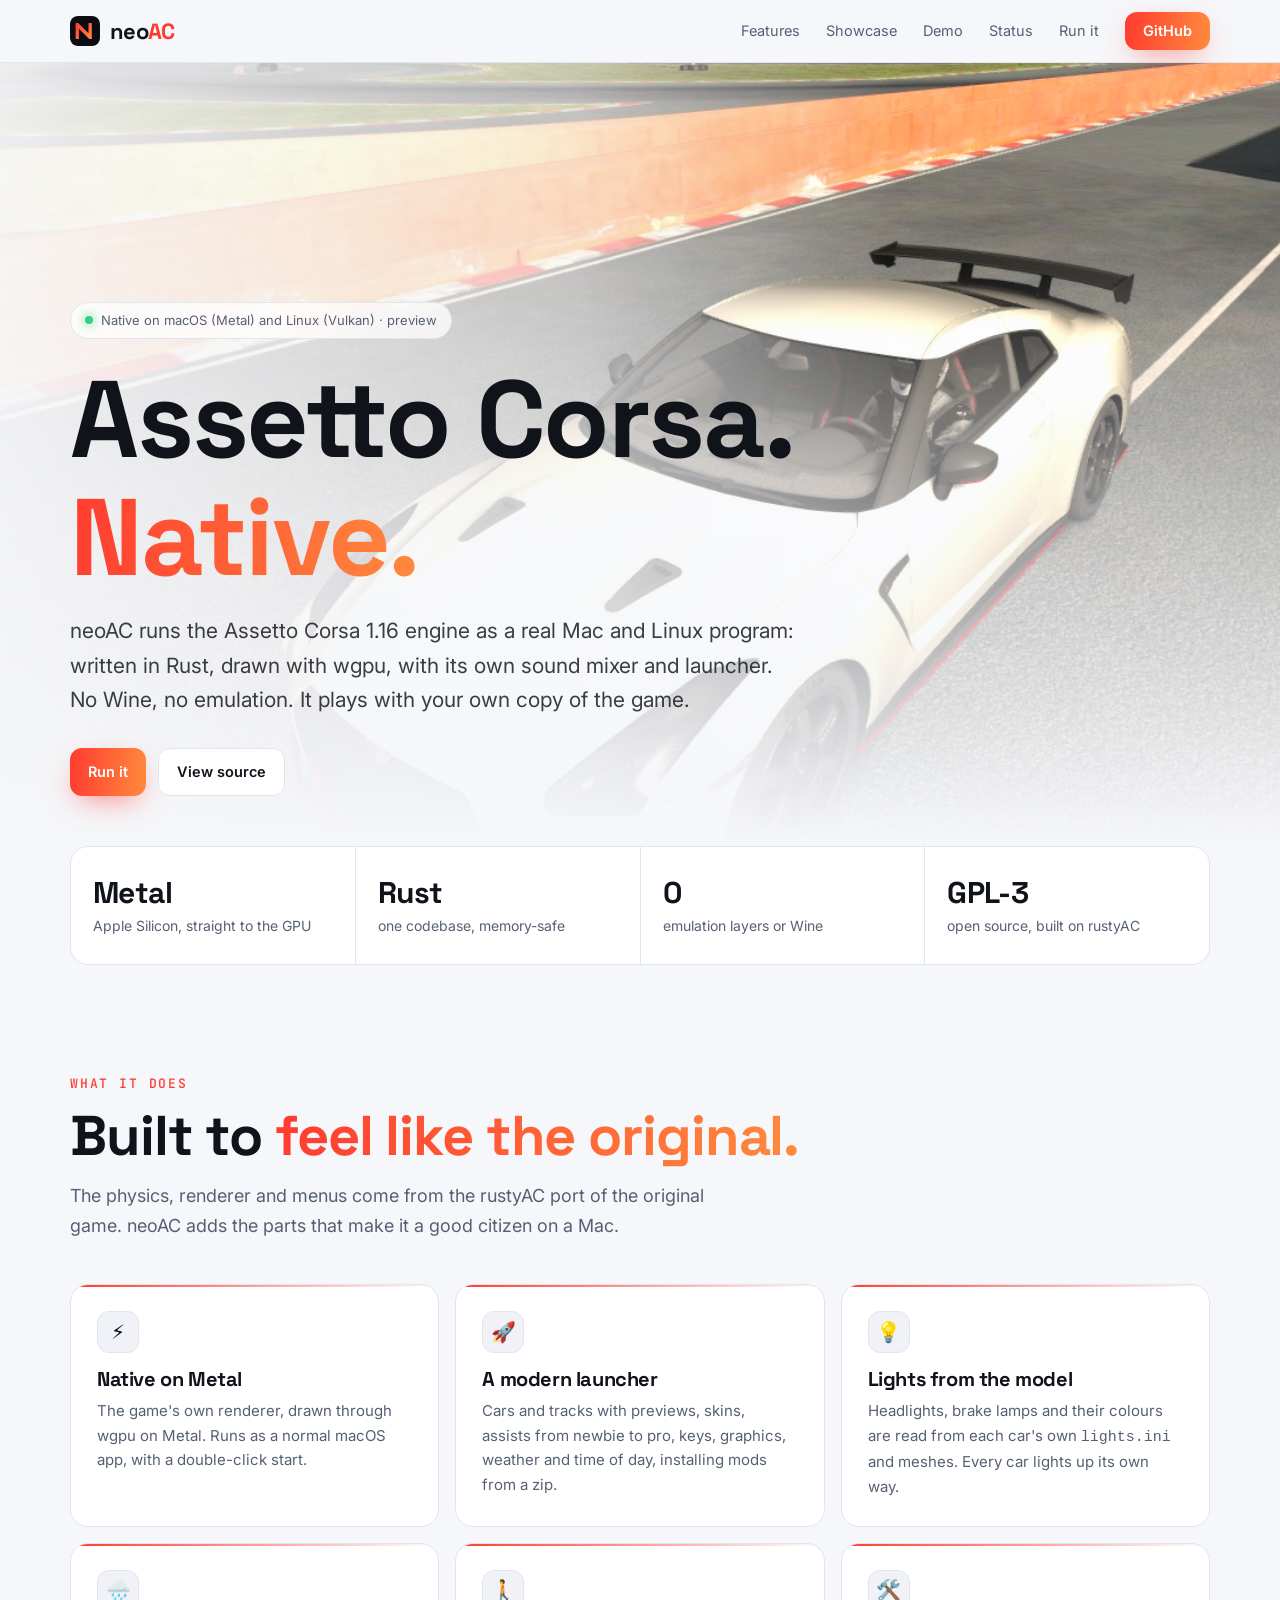
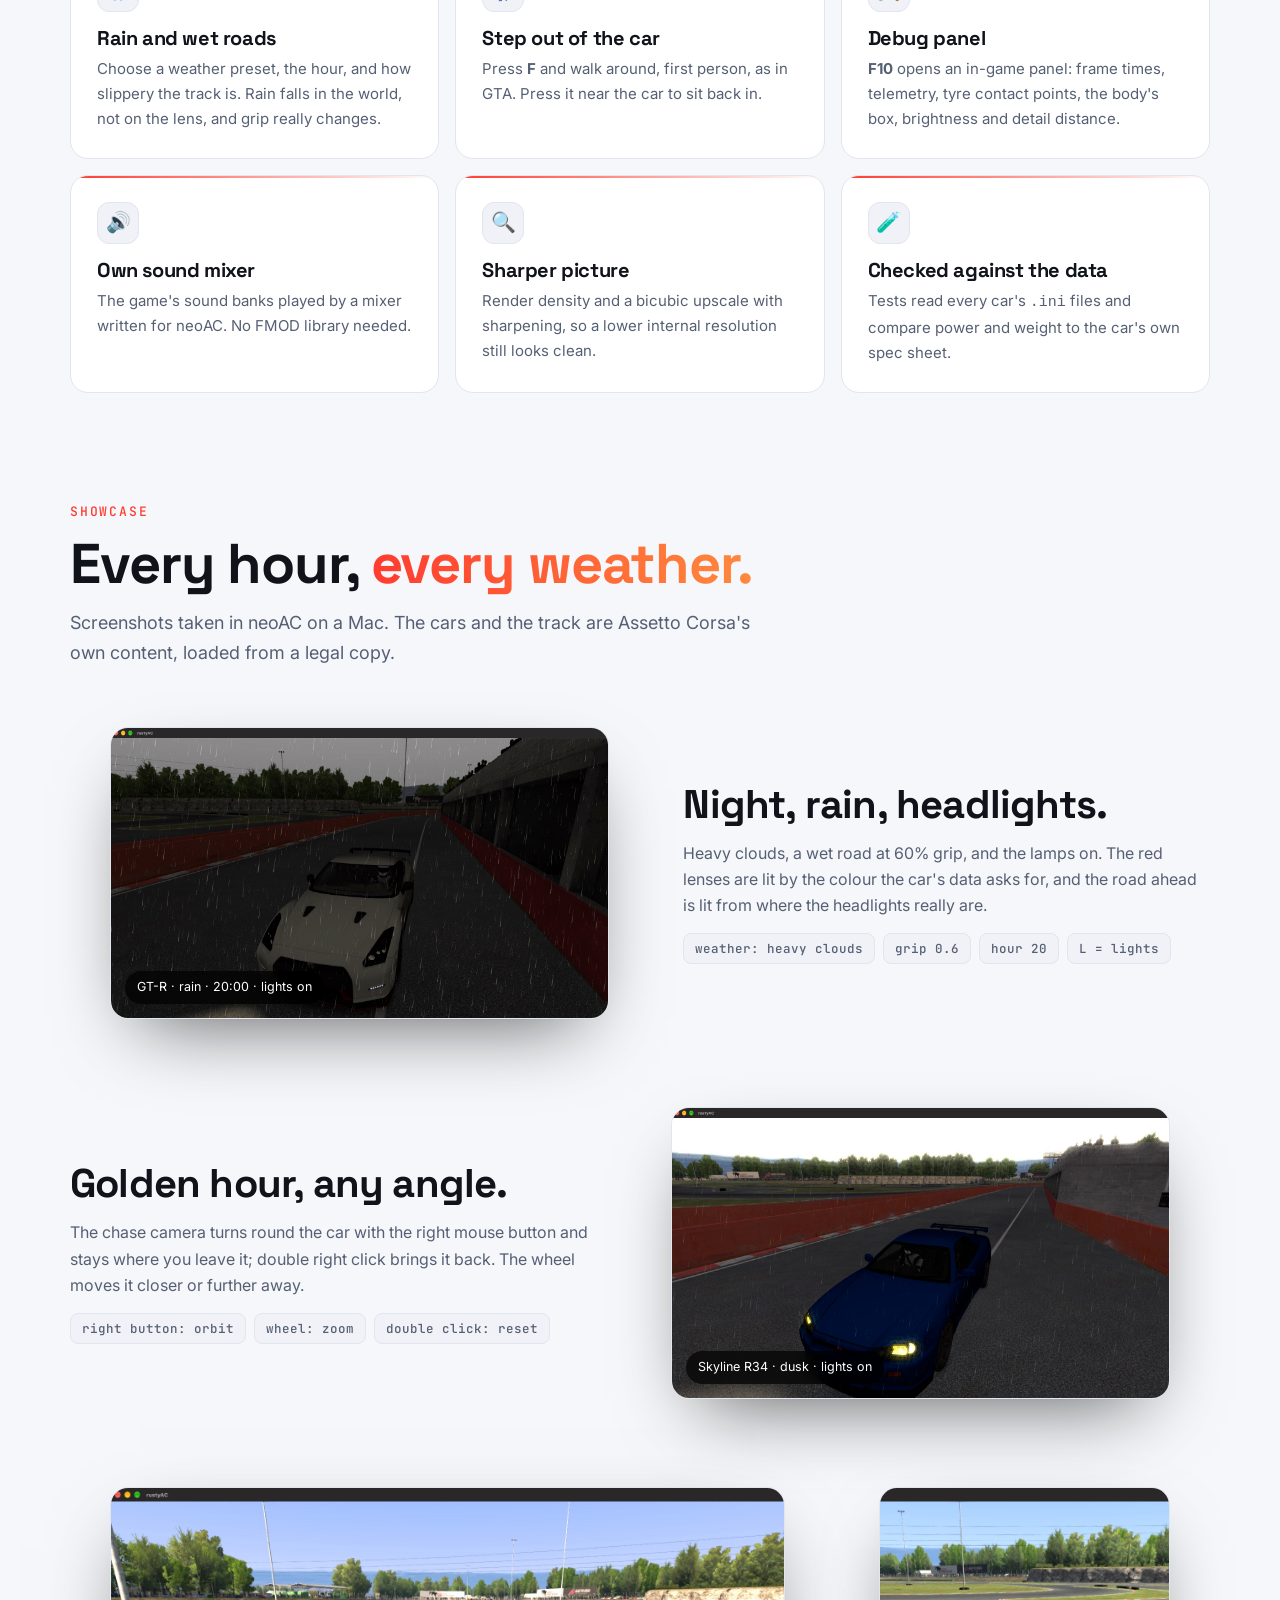
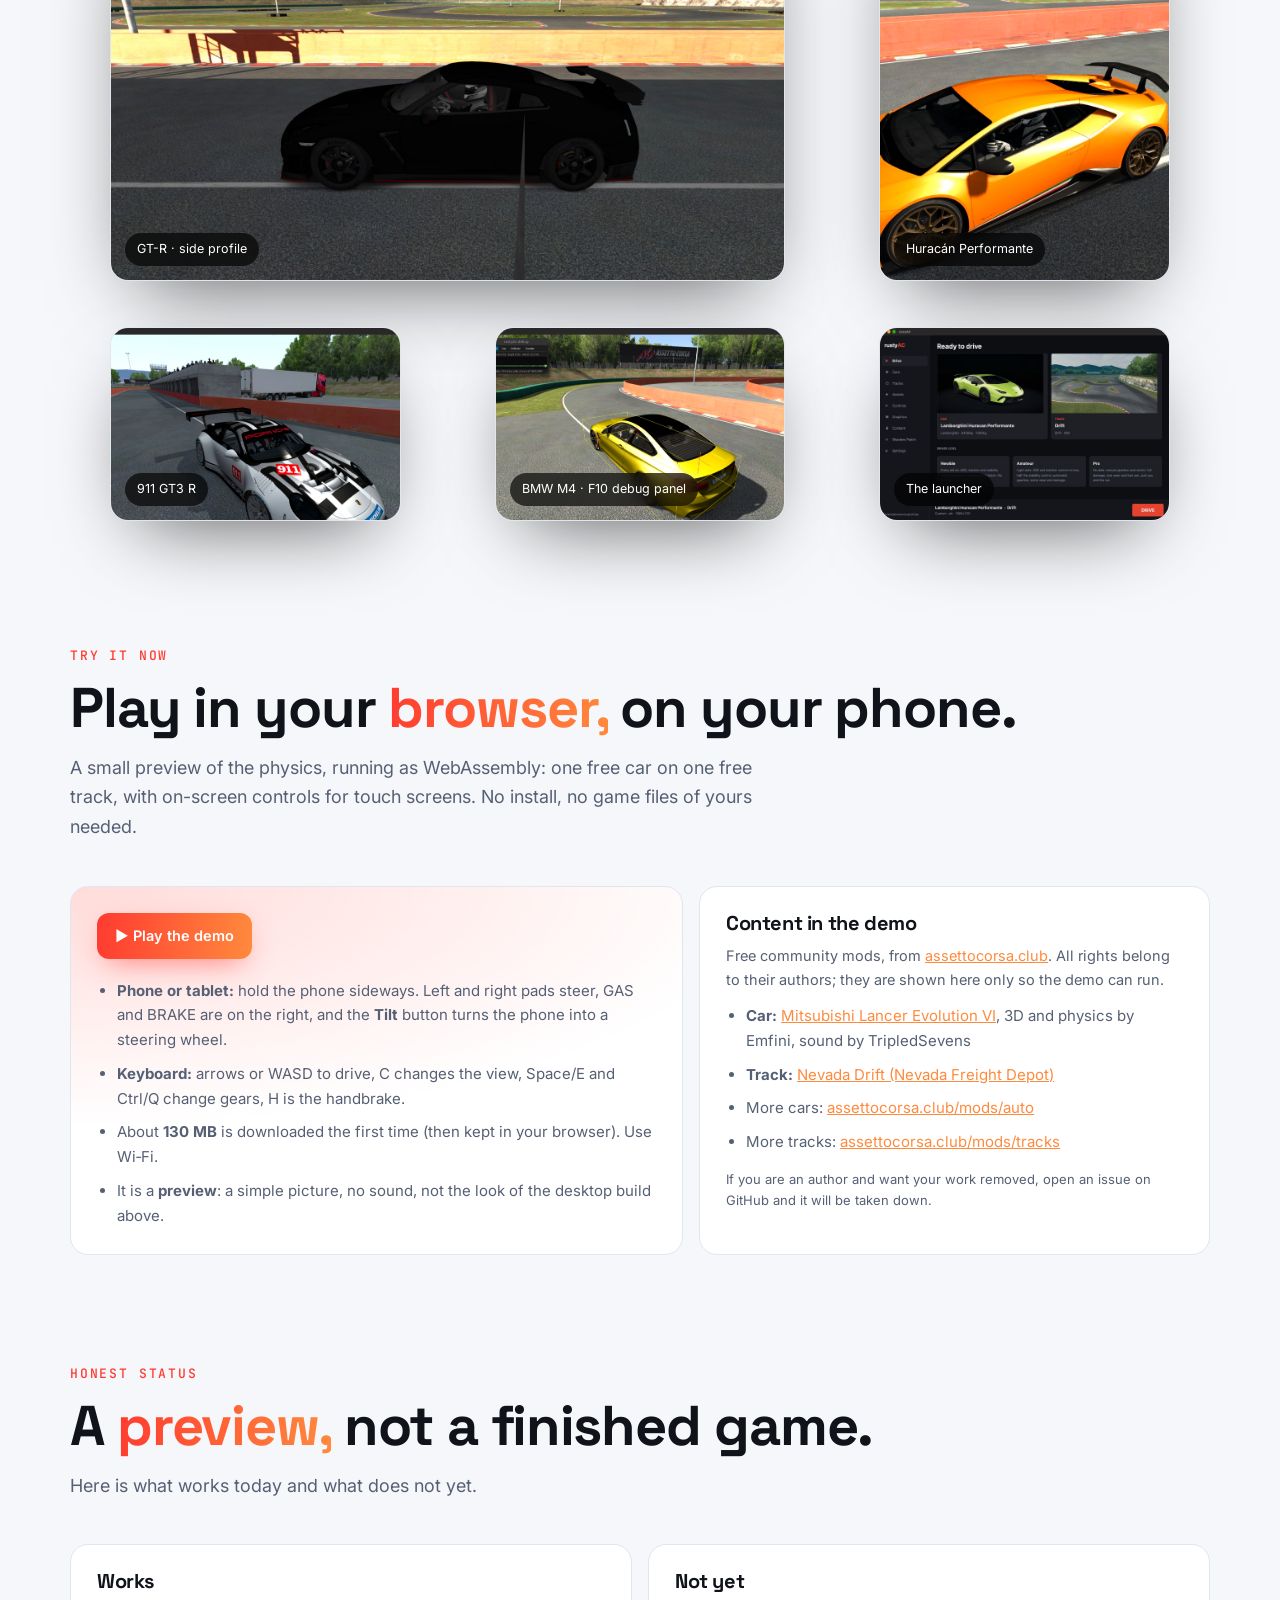
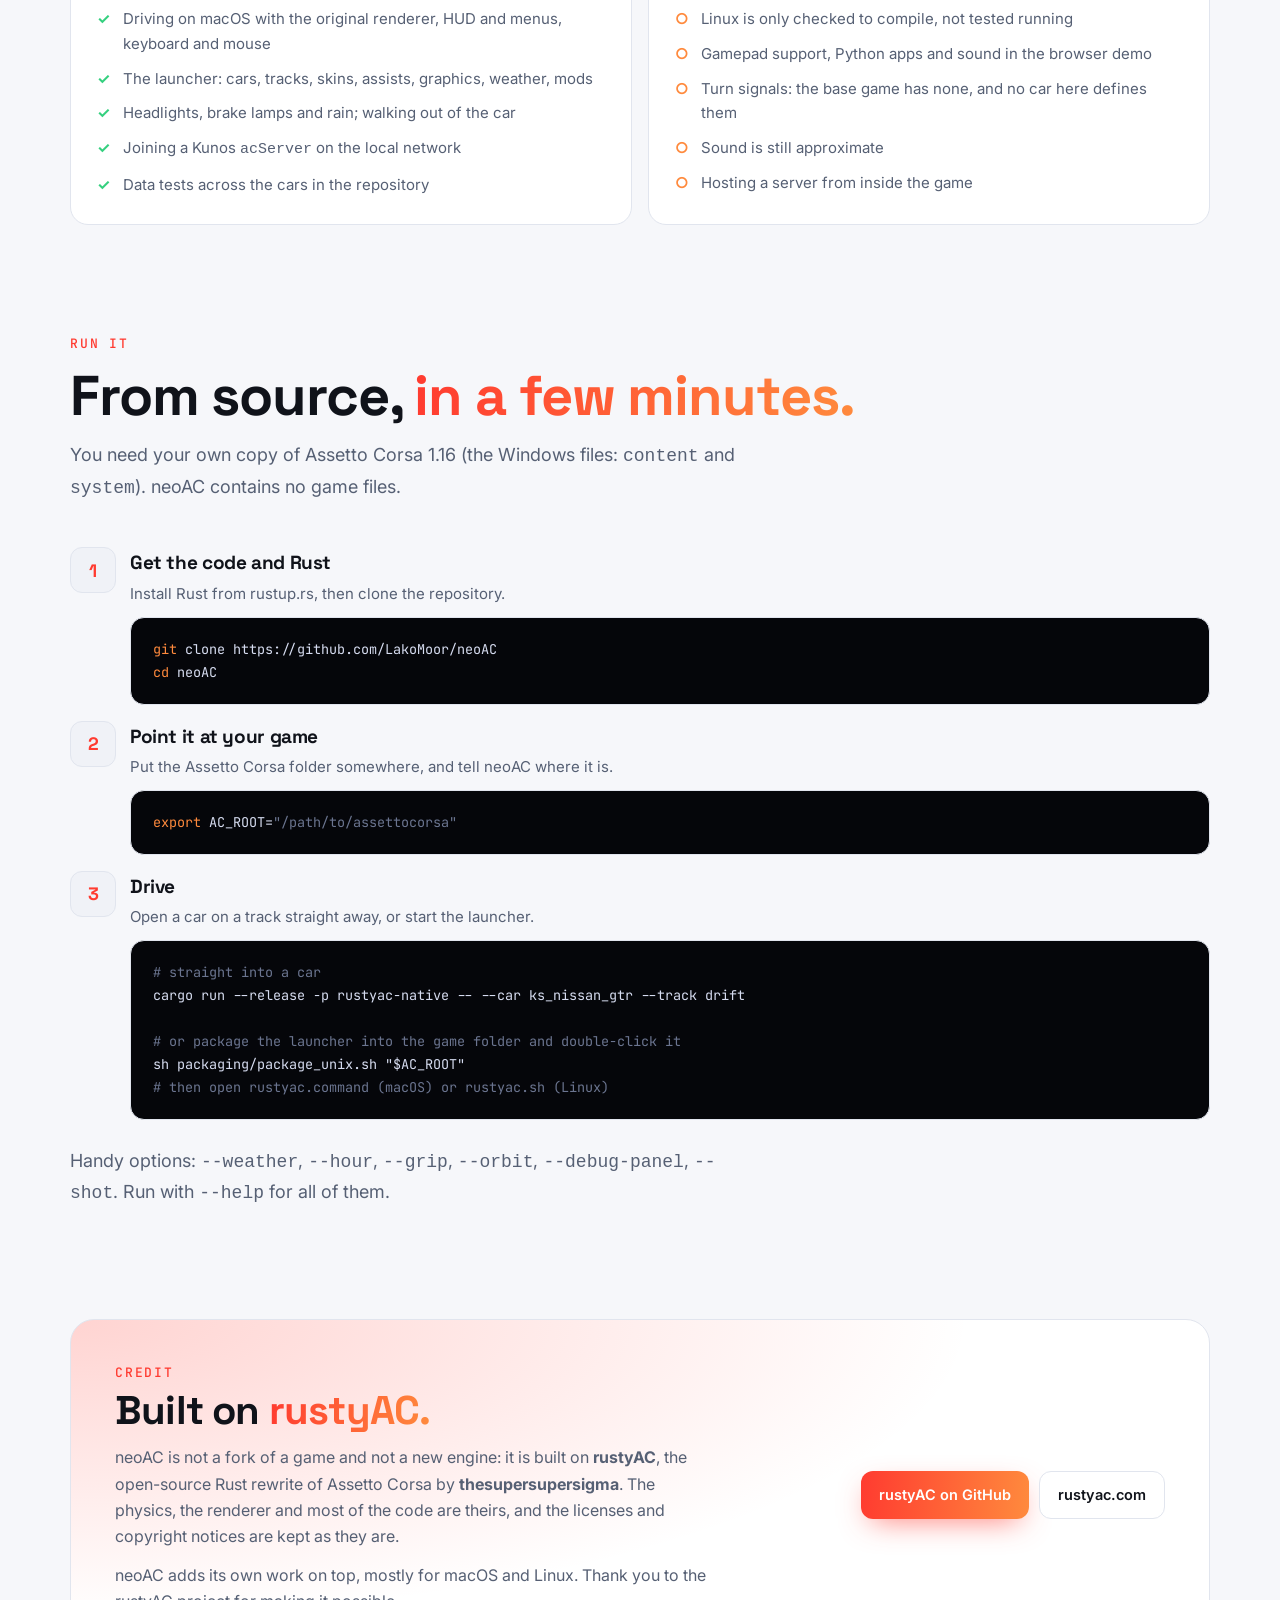
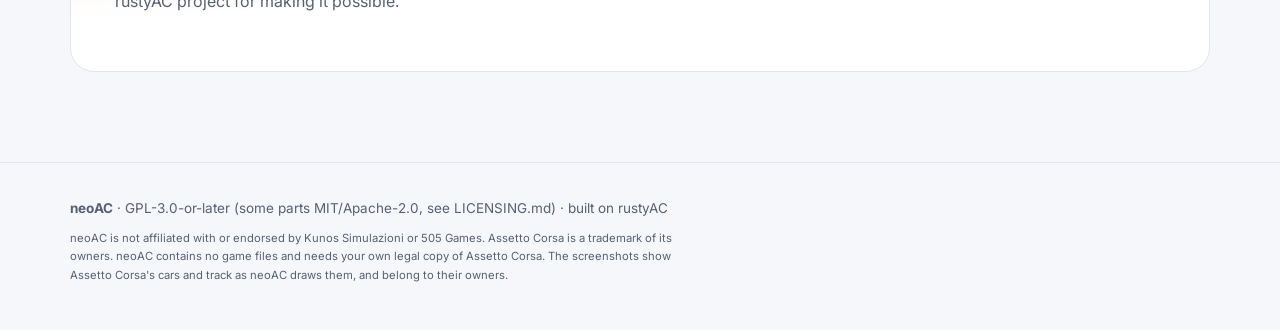
<file: site/index.html>
<!doctype html>
<html lang="en">
<head>
<meta charset="utf-8">
<meta name="viewport" content="width=device-width, initial-scale=1">
<title>neoAC — Assetto Corsa, native on Mac and Linux</title>
<meta name="description" content="neoAC runs the Assetto Corsa 1.16 engine natively on macOS (Metal) and Linux (Vulkan), written in Rust. Built on rustyAC.">
<meta property="og:title" content="neoAC — Assetto Corsa, native on Mac and Linux">
<meta property="og:description" content="Rust, wgpu, Metal. A native Assetto Corsa build with its own launcher, sound mixer and lighting. Built on rustyAC.">
<meta property="og:image" content="img/hero.jpg">
<link rel="icon" type="image/svg+xml" href="favicon.svg">
<link rel="preconnect" href="https://fonts.googleapis.com">
<link rel="preconnect" href="https://fonts.gstatic.com" crossorigin>
<link href="https://fonts.googleapis.com/css2?family=Inter:wght@400;500;600&family=Space+Grotesk:wght@500;700&family=JetBrains+Mono:wght@400;500&display=swap" rel="stylesheet">
<style>
:root{
  --bg:#07080b; --panel:#0f1117; --panel2:#151821; --line:#232734; --text:#e9ecf3; --mute:#9aa3b5;
  --accent:#ff3b30; --accent2:#ff8a3d; --ok:#35d07f;
  --radius:18px; --maxw:1180px;
}
@media (prefers-color-scheme: light){
  :root:not([data-theme="dark"]){--bg:#f6f7fa;--panel:#fff;--panel2:#f0f2f7;--line:#e1e5ee;--text:#10131a;--mute:#566074}
}
:root[data-theme="light"]{--bg:#f6f7fa;--panel:#fff;--panel2:#f0f2f7;--line:#e1e5ee;--text:#10131a;--mute:#566074}
*{box-sizing:border-box}
html{scroll-behavior:smooth}
body{margin:0;background:var(--bg);color:var(--text);font:16px/1.65 Inter,system-ui,sans-serif;-webkit-font-smoothing:antialiased}
a{color:inherit}
.wrap{max-width:var(--maxw);margin:0 auto;padding:0 20px}
h1,h2,h3{font-family:"Space Grotesk",Inter,sans-serif;line-height:1.08;margin:0;letter-spacing:-.02em}
.grad{background:linear-gradient(95deg,var(--accent),var(--accent2));-webkit-background-clip:text;background-clip:text;color:transparent}

/* nav */
nav{position:fixed;inset:0 0 auto 0;z-index:30;background:var(--bg);border-bottom:1px solid var(--line)}
nav .wrap{display:flex;align-items:center;height:62px;gap:28px}
.logo{font:700 22px "Space Grotesk";text-decoration:none;letter-spacing:-.03em;display:inline-flex;align-items:center;gap:10px}
.logo img{border-radius:8px}
.logo b{color:var(--accent)}
nav .links{display:flex;align-items:center;gap:26px;margin-left:auto;font-size:14.5px;line-height:1;color:var(--mute)}
nav .links a{text-decoration:none;display:inline-flex;align-items:center;height:40px}
nav .links a.btn{height:auto;line-height:1;padding:12px 18px}
nav .links a:hover{color:var(--text)}
.btn{display:inline-flex;align-items:center;gap:9px;padding:11px 18px;border-radius:12px;font-weight:600;font-size:14.5px;text-decoration:none;border:1px solid var(--line);background:var(--panel);transition:.2s}
.btn:hover{transform:translateY(-1px);border-color:color-mix(in srgb,var(--accent) 60%,var(--line))}
.btn.primary{background:linear-gradient(95deg,var(--accent),var(--accent2));border:0;color:#fff;box-shadow:0 10px 30px -10px color-mix(in srgb,var(--accent) 70%,transparent)}
@media(max-width:760px){nav .links a:not(.btn){display:none}}

/* hero */
.hero{position:relative;min-height:min(100svh,880px);display:flex;align-items:flex-end;overflow:hidden;isolation:isolate}
.hero img.bg{position:absolute;inset:0;width:100%;height:100%;object-fit:cover;object-position:center 70%;z-index:-2;transform:scale(1.25);transform-origin:0% 80%;animation:none}
@keyframes drift{to{transform:scale(1.12) translate(-1.2%,-1%)}}
.hero::after{content:"";position:absolute;inset:0;z-index:-1;background:linear-gradient(to top,var(--bg) 4%,color-mix(in srgb,var(--bg) 55%,transparent) 42%,transparent 75%),linear-gradient(to right,color-mix(in srgb,var(--bg) 92%,transparent),color-mix(in srgb,var(--bg) 55%,transparent) 45%,transparent 70%)}
.hero .wrap{width:100%;padding-bottom:84px;padding-top:140px}
.hero{padding-top:62px}
.pill{display:inline-flex;gap:8px;align-items:center;padding:7px 14px;border-radius:99px;border:1px solid var(--line);background:color-mix(in srgb,var(--panel) 75%,transparent);font-size:13px;color:var(--mute);backdrop-filter:blur(8px)}
.dot{width:8px;height:8px;border-radius:50%;background:var(--ok);box-shadow:0 0 12px var(--ok)}
.hero h1{font-size:clamp(46px,8.5vw,112px);margin:22px 0 18px;max-width:11ch}
.hero p.lead{font-size:clamp(17px,2vw,21px);color:color-mix(in srgb,var(--text) 82%,transparent);max-width:56ch;margin:0 0 30px}
.cta{display:flex;gap:12px;flex-wrap:wrap}

/* stats */
.stats{display:grid;grid-template-columns:repeat(4,1fr);gap:1px;background:var(--line);border:1px solid var(--line);border-radius:var(--radius);overflow:hidden;margin-top:-34px;position:relative;z-index:2}
.stats div{background:var(--panel);padding:26px 22px}
.stats b{display:block;font:700 30px "Space Grotesk";letter-spacing:-.02em}
.stats span{color:var(--mute);font-size:14px}
@media(max-width:760px){.stats{grid-template-columns:repeat(2,1fr)}}

section{padding:110px 0 0}
.eyebrow{font:500 13px "JetBrains Mono";letter-spacing:.14em;text-transform:uppercase;color:var(--accent)}
h2{font-size:clamp(32px,5vw,56px);margin:14px 0 14px}
.sub{color:var(--mute);max-width:62ch;font-size:18px;margin:0 0 44px}

/* features */
.grid{display:grid;grid-template-columns:repeat(3,1fr);gap:16px}
@media(max-width:960px){.grid{grid-template-columns:repeat(2,1fr)}}
@media(max-width:620px){.grid{grid-template-columns:1fr}}
.card{background:var(--panel);border:1px solid var(--line);border-radius:var(--radius);padding:26px;position:relative;overflow:hidden;transition:.25s}
.card:hover{transform:translateY(-3px);border-color:color-mix(in srgb,var(--accent) 45%,var(--line))}
.card::before{content:"";position:absolute;inset:0 0 auto 0;height:2px;background:linear-gradient(90deg,var(--accent),transparent)}
.ic{width:42px;height:42px;border-radius:12px;display:grid;place-items:center;background:var(--panel2);border:1px solid var(--line);margin-bottom:16px;font-size:20px}
.card h3{font-size:20px;margin-bottom:8px}
.card p{margin:0;color:var(--mute);font-size:15px}

/* showcase */
.show{display:grid;grid-template-columns:1.1fr 1fr;gap:34px;align-items:center}
@media(max-width:900px){.show{grid-template-columns:1fr}}
.show.rev{grid-template-columns:1fr 1.1fr}
@media(max-width:900px){.show.rev{grid-template-columns:1fr}}
.shot{border-radius:var(--radius);overflow:hidden;border:1px solid var(--line);box-shadow:0 30px 80px -30px #000a;cursor:zoom-in;position:relative;background:var(--panel)}
.shot img{display:block;width:100%;height:auto;transition:transform .6s}
.shot:hover img{transform:scale(1.03)}
.shot figcaption{position:absolute;left:14px;bottom:14px;padding:6px 12px;border-radius:99px;background:#000a;backdrop-filter:blur(8px);color:#fff;font-size:12.5px}
.show h3{font-size:clamp(26px,3.4vw,40px);margin-bottom:14px}
.show p{color:var(--mute);margin:0 0 14px}
.tags{display:flex;gap:8px;flex-wrap:wrap;margin-top:6px}
.tags span{font:500 12.5px "JetBrains Mono";padding:6px 11px;border-radius:8px;background:var(--panel2);border:1px solid var(--line);color:var(--mute)}

/* gallery */
.gal{display:grid;grid-template-columns:repeat(12,1fr);gap:14px}
.gal .shot:nth-child(1){grid-column:span 8}
.gal .shot:nth-child(2){grid-column:span 4}
.gal .shot:nth-child(3){grid-column:span 4}
.gal .shot:nth-child(4){grid-column:span 4}
.gal .shot:nth-child(5){grid-column:span 4}
.gal .shot img{height:100%;object-fit:cover}
@media(max-width:800px){.gal .shot{grid-column:span 12!important}}

/* demo */
.demo{display:grid;grid-template-columns:1.2fr 1fr;gap:16px}
@media(max-width:900px){.demo{grid-template-columns:1fr}}
.demo-main,.demo-credit{background:var(--panel);border:1px solid var(--line);border-radius:var(--radius);padding:26px}
.demo-main{background:radial-gradient(700px 240px at 0 0,color-mix(in srgb,var(--accent) 18%,transparent),transparent),var(--panel)}
.demo-cta{display:flex;gap:10px;flex-wrap:wrap;margin-bottom:20px}
.demo ul{margin:0;padding-left:20px;color:var(--mute);font-size:15px;display:grid;gap:9px}
.demo-credit h3{font-size:20px;margin-bottom:10px}
.demo-credit p{color:var(--mute);font-size:14.5px;margin:0 0 12px}
.demo-credit a{color:var(--accent2)}
.demo-credit .note{margin:14px 0 0;font-size:13px}

/* status */
.status{display:grid;grid-template-columns:1fr 1fr;gap:16px}
@media(max-width:800px){.status{grid-template-columns:1fr}}
.box{background:var(--panel);border:1px solid var(--line);border-radius:var(--radius);padding:26px}
.box h3{font-size:20px;margin-bottom:14px}
.box ul{margin:0;padding:0;list-style:none;display:grid;gap:10px;color:var(--mute);font-size:15px}
.box li{padding-left:26px;position:relative}
.box li::before{position:absolute;left:0;top:0}
.box.ok li::before{content:"✓";color:var(--ok);font-weight:700}
.box.todo li::before{content:"○";color:var(--accent2);font-weight:700}

/* run */
pre{margin:0;background:#05060a;color:#d6dcf0;border:1px solid var(--line);border-radius:14px;padding:20px 22px;overflow:auto;font:400 13.5px/1.7 "JetBrains Mono",monospace}
pre .c{color:#6b7590}
pre .k{color:#ff8a3d}
.steps{display:grid;gap:16px;counter-reset:s}
.step{display:grid;grid-template-columns:44px minmax(0,1fr);gap:16px}
.step>div{min-width:0}
pre{max-width:100%}
html,body{overflow-x:hidden}
.step::before{counter-increment:s;content:counter(s);width:44px;height:44px;border-radius:12px;background:var(--panel2);border:1px solid var(--line);display:grid;place-items:center;font:700 18px "Space Grotesk";color:var(--accent)}
.step h3{font-size:19px;margin:6px 0 8px}
.step p{margin:0 0 10px;color:var(--mute);font-size:15px}

/* credit */
.credit{margin-top:110px;border-radius:calc(var(--radius) + 6px);padding:44px;background:radial-gradient(900px 300px at 0 0,color-mix(in srgb,var(--accent) 22%,transparent),transparent),var(--panel);border:1px solid var(--line);display:grid;grid-template-columns:1.4fr 1fr;gap:30px;align-items:center}
@media(max-width:800px){.credit{grid-template-columns:1fr;padding:28px}}
.credit h2{font-size:clamp(26px,3.6vw,40px);margin:8px 0 12px}
.credit p{color:var(--mute);margin:0 0 12px}
.credit .btns{display:flex;gap:10px;flex-wrap:wrap;justify-content:flex-end}
@media(max-width:800px){.credit .btns{justify-content:flex-start}}

footer{margin-top:90px;border-top:1px solid var(--line);padding:34px 0 60px;color:var(--mute);font-size:13.5px}
footer .wrap{display:grid;gap:10px}
footer small{max-width:90ch;display:block}

/* lightbox */
dialog{border:0;padding:0;background:transparent;max-width:96vw;max-height:94vh;overflow:visible}
dialog::backdrop{background:#000d;backdrop-filter:blur(6px)}
dialog img{max-width:96vw;max-height:90vh;border-radius:14px;display:block}
dialog button{position:absolute;top:-14px;right:-14px;width:38px;height:38px;border-radius:50%;border:0;background:#fff;color:#000;font-size:20px;cursor:pointer}

.reveal{opacity:0;transform:translateY(24px);transition:opacity .8s,transform .8s}
.reveal.in{opacity:1;transform:none}
@media(prefers-reduced-motion:reduce){.reveal{opacity:1;transform:none;transition:none}.hero img.bg{animation:none}}
</style>
</head>
<body>

<nav>
  <div class="wrap">
    <a class="logo" href="#top"><img src="logo.svg" alt="" width="30" height="30"><span>neo<b>AC</b></span></a>
    <div class="links">
      <a href="#features">Features</a>
      <a href="#showcase">Showcase</a>
      <a href="#demo">Demo</a>
      <a href="#status">Status</a>
      <a href="#run">Run it</a>
      <a class="btn primary" href="https://github.com/LakoMoor/neoAC">GitHub</a>
    </div>
  </div>
</nav>

<header class="hero" id="top">
  <img class="bg" src="img/hero.jpg" alt="A pearl-white Nissan GT-R in neoAC, three-quarter view on a sunlit track">
  <div class="wrap">
    <span class="pill"><i class="dot"></i> Native on macOS (Metal) and Linux (Vulkan) · preview</span>
    <h1>Assetto Corsa. <span class="grad">Native.</span></h1>
    <p class="lead">neoAC runs the Assetto Corsa 1.16 engine as a real Mac and Linux program: written in Rust, drawn with wgpu, with its own sound mixer and launcher. No Wine, no emulation. It plays with your own copy of the game.</p>
    <div class="cta">
      <a class="btn primary" href="#run">Run it</a>
      <a class="btn" href="https://github.com/LakoMoor/neoAC">View source</a>
    </div>
  </div>
</header>

<main class="wrap">
  <div class="stats reveal">
    <div><b>Metal</b><span>Apple Silicon, straight to the GPU</span></div>
    <div><b>Rust</b><span>one codebase, memory-safe</span></div>
    <div><b>0</b><span>emulation layers or Wine</span></div>
    <div><b>GPL-3</b><span>open source, built on rustyAC</span></div>
  </div>

  <section id="features">
    <div class="eyebrow">What it does</div>
    <h2 class="reveal">Built to <span class="grad">feel like the original.</span></h2>
    <p class="sub reveal">The physics, renderer and menus come from the rustyAC port of the original game. neoAC adds the parts that make it a good citizen on a Mac.</p>
    <div class="grid">
      <article class="card reveal"><div class="ic">⚡</div><h3>Native on Metal</h3><p>The game's own renderer, drawn through wgpu on Metal. Runs as a normal macOS app, with a double-click start.</p></article>
      <article class="card reveal"><div class="ic">🚀</div><h3>A modern launcher</h3><p>Cars and tracks with previews, skins, assists from newbie to pro, keys, graphics, weather and time of day, installing mods from a zip.</p></article>
      <article class="card reveal"><div class="ic">💡</div><h3>Lights from the model</h3><p>Headlights, brake lamps and their colours are read from each car's own <code>lights.ini</code> and meshes. Every car lights up its own way.</p></article>
      <article class="card reveal"><div class="ic">🌧️</div><h3>Rain and wet roads</h3><p>Choose a weather preset, the hour, and how slippery the track is. Rain falls in the world, not on the lens, and grip really changes.</p></article>
      <article class="card reveal"><div class="ic">🚶</div><h3>Step out of the car</h3><p>Press <b>F</b> and walk around, first person, as in GTA. Press it near the car to sit back in.</p></article>
      <article class="card reveal"><div class="ic">🛠️</div><h3>Debug panel</h3><p><b>F10</b> opens an in-game panel: frame times, telemetry, tyre contact points, the body's box, brightness and detail distance.</p></article>
      <article class="card reveal"><div class="ic">🔊</div><h3>Own sound mixer</h3><p>The game's sound banks played by a mixer written for neoAC. No FMOD library needed.</p></article>
      <article class="card reveal"><div class="ic">🔍</div><h3>Sharper picture</h3><p>Render density and a bicubic upscale with sharpening, so a lower internal resolution still looks clean.</p></article>
      <article class="card reveal"><div class="ic">🧪</div><h3>Checked against the data</h3><p>Tests read every car's <code>.ini</code> files and compare power and weight to the car's own spec sheet.</p></article>
    </div>
  </section>

  <section id="showcase">
    <div class="eyebrow">Showcase</div>
    <h2 class="reveal">Every hour, <span class="grad">every weather.</span></h2>
    <p class="sub reveal">Screenshots taken in neoAC on a Mac. The cars and the track are Assetto Corsa's own content, loaded from a legal copy.</p>

    <div class="show reveal">
      <figure class="shot" data-full="img/rain_night.jpg"><img loading="lazy" src="img/rain_night.jpg" alt="Nissan GT-R at night in heavy rain with headlights on"><figcaption>GT-R · rain · 20:00 · lights on</figcaption></figure>
      <div>
        <h3>Night, rain, headlights.</h3>
        <p>Heavy clouds, a wet road at 60% grip, and the lamps on. The red lenses are lit by the colour the car's data asks for, and the road ahead is lit from where the headlights really are.</p>
        <div class="tags"><span>weather: heavy clouds</span><span>grip 0.6</span><span>hour 20</span><span>L = lights</span></div>
      </div>
    </div>
    <div style="height:56px"></div>
    <div class="show rev reveal">
      <div>
        <h3>Golden hour, any angle.</h3>
        <p>The chase camera turns round the car with the right mouse button and stays where you leave it; double right click brings it back. The wheel moves it closer or further away.</p>
        <div class="tags"><span>right button: orbit</span><span>wheel: zoom</span><span>double click: reset</span></div>
      </div>
      <figure class="shot" data-full="img/r34_dusk.jpg"><img loading="lazy" src="img/r34_dusk.jpg" alt="Nissan Skyline R34 at dusk with its headlights on"><figcaption>Skyline R34 · dusk · lights on</figcaption></figure>
    </div>

    <div style="height:56px"></div>
    <div class="gal reveal">
      <figure class="shot" data-full="img/side.jpg"><img loading="lazy" src="img/side.jpg" alt="Side profile of a black Nissan GT-R"><figcaption>GT-R · side profile</figcaption></figure>
      <figure class="shot" data-full="img/huracan.jpg"><img loading="lazy" src="img/huracan.jpg" alt="Lamborghini Huracán Performante"><figcaption>Huracán Performante</figcaption></figure>
      <figure class="shot" data-full="img/gt3.jpg"><img loading="lazy" src="img/gt3.jpg" alt="Porsche 911 GT3 R from behind"><figcaption>911 GT3 R</figcaption></figure>
      <figure class="shot" data-full="img/m4_debug.jpg"><img loading="lazy" src="img/m4_debug.jpg" alt="BMW M4 with the F10 debug panel open"><figcaption>BMW M4 · F10 debug panel</figcaption></figure>
      <figure class="shot" data-full="img/launcher.jpg"><img loading="lazy" src="img/launcher.jpg" alt="The neoAC launcher with a Lamborghini and the Drift track selected"><figcaption>The launcher</figcaption></figure>
    </div>
  </section>

  <section id="demo">
    <div class="eyebrow">Try it now</div>
    <h2 class="reveal">Play in your <span class="grad">browser,</span> on your phone.</h2>
    <p class="sub reveal">A small preview of the physics, running as WebAssembly: one free car on one free track, with on-screen controls for touch screens. No install, no game files of yours needed.</p>
    <div class="demo reveal">
      <div class="demo-main">
        <div class="demo-cta">
          <a class="btn primary" href="demo/">▶ Play the demo</a>
        </div>
        <ul class="demo-list">
          <li><b>Phone or tablet:</b> hold the phone sideways. Left and right pads steer, GAS and BRAKE are on the right, and the <b>Tilt</b> button turns the phone into a steering wheel.</li>
          <li><b>Keyboard:</b> arrows or WASD to drive, C changes the view, Space/E and Ctrl/Q change gears, H is the handbrake.</li>
          <li>About <b>130 MB</b> is downloaded the first time (then kept in your browser). Use Wi‑Fi.</li>
          <li>It is a <b>preview</b>: a simple picture, no sound, not the look of the desktop build above.</li>
        </ul>
      </div>
      <div class="demo-credit">
        <h3>Content in the demo</h3>
        <p>Free community mods, from <a href="https://assettocorsa.club/">assettocorsa.club</a>. All rights belong to their authors; they are shown here only so the demo can run.</p>
        <ul>
          <li><b>Car:</b> <a href="https://assettocorsa.club/mods/auto/mitsubishi-lancer-evolution-vi.html">Mitsubishi Lancer Evolution VI</a>, 3D and physics by Emfini, sound by TripledSevens</li>
          <li><b>Track:</b> <a href="https://assettocorsa.club/mods/tracks/nevada-drift.html">Nevada Drift (Nevada Freight Depot)</a></li>
          <li>More cars: <a href="https://assettocorsa.club/mods/auto/">assettocorsa.club/mods/auto</a></li>
          <li>More tracks: <a href="https://assettocorsa.club/mods/tracks/index.html">assettocorsa.club/mods/tracks</a></li>
        </ul>
        <p class="note">If you are an author and want your work removed, open an issue on GitHub and it will be taken down.</p>
      </div>
    </div>
  </section>

  <section id="status">
    <div class="eyebrow">Honest status</div>
    <h2 class="reveal">A <span class="grad">preview,</span> not a finished game.</h2>
    <p class="sub reveal">Here is what works today and what does not yet.</p>
    <div class="status">
      <div class="box ok reveal"><h3>Works</h3><ul>
        <li>Driving on macOS with the original renderer, HUD and menus, keyboard and mouse</li>
        <li>The launcher: cars, tracks, skins, assists, graphics, weather, mods</li>
        <li>Headlights, brake lamps and rain; walking out of the car</li>
        <li>Joining a Kunos <code>acServer</code> on the local network</li>
        <li>Data tests across the cars in the repository</li>
      </ul></div>
      <div class="box todo reveal"><h3>Not yet</h3><ul>
        <li>Linux is only checked to compile, not tested running</li>
        <li>Gamepad support, Python apps and sound in the browser demo</li>
        <li>Turn signals: the base game has none, and no car here defines them</li>
        <li>Sound is still approximate</li>
        <li>Hosting a server from inside the game</li>
      </ul></div>
    </div>
  </section>

  <section id="run">
    <div class="eyebrow">Run it</div>
    <h2 class="reveal">From source, <span class="grad">in a few minutes.</span></h2>
    <p class="sub reveal">You need your own copy of Assetto Corsa 1.16 (the Windows files: <code>content</code> and <code>system</code>). neoAC contains no game files.</p>
    <div class="steps">
      <div class="step reveal"><div><h3>Get the code and Rust</h3><p>Install Rust from rustup.rs, then clone the repository.</p>
<pre><span class="k">git</span> clone https://github.com/LakoMoor/neoAC
<span class="k">cd</span> neoAC</pre></div></div>
      <div class="step reveal"><div><h3>Point it at your game</h3><p>Put the Assetto Corsa folder somewhere, and tell neoAC where it is.</p>
<pre><span class="k">export</span> AC_ROOT=<span class="c">"/path/to/assettocorsa"</span></pre></div></div>
      <div class="step reveal"><div><h3>Drive</h3><p>Open a car on a track straight away, or start the launcher.</p>
<pre><span class="c"># straight into a car</span>
cargo run --release -p rustyac-native -- --car ks_nissan_gtr --track drift

<span class="c"># or package the launcher into the game folder and double-click it</span>
sh packaging/package_unix.sh "$AC_ROOT"
<span class="c"># then open rustyac.command (macOS) or rustyac.sh (Linux)</span></pre></div></div>
    </div>
    <p class="sub reveal" style="margin-top:26px">Handy options: <code>--weather</code>, <code>--hour</code>, <code>--grip</code>, <code>--orbit</code>, <code>--debug-panel</code>, <code>--shot</code>. Run with <code>--help</code> for all of them.</p>
  </section>

  <aside class="credit reveal">
    <div>
      <div class="eyebrow">Credit</div>
      <h2>Built on <span class="grad">rustyAC.</span></h2>
      <p>neoAC is not a fork of a game and not a new engine: it is built on <b>rustyAC</b>, the open-source Rust rewrite of Assetto Corsa by <b>thesupersupersigma</b>. The physics, the renderer and most of the code are theirs, and the licenses and copyright notices are kept as they are.</p>
      <p>neoAC adds its own work on top, mostly for macOS and Linux. Thank you to the rustyAC project for making it possible.</p>
    </div>
    <div class="btns">
      <a class="btn primary" href="https://github.com/thesupersupersigma/rustyAC">rustyAC on GitHub</a>
      <a class="btn" href="https://rustyac.com">rustyac.com</a>
    </div>
  </aside>
</main>

<footer>
  <div class="wrap">
    <div><b>neoAC</b> · GPL-3.0-or-later (some parts MIT/Apache-2.0, see LICENSING.md) · built on rustyAC</div>
    <small>neoAC is not affiliated with or endorsed by Kunos Simulazioni or 505 Games. Assetto Corsa is a trademark of its owners. neoAC contains no game files and needs your own legal copy of Assetto Corsa. The screenshots show Assetto Corsa's cars and track as neoAC draws them, and belong to their owners.</small>
  </div>
</footer>

<dialog id="lb"><img alt=""><button aria-label="Close">×</button></dialog>
<script>
(function(){
  var lb=document.getElementById('lb'), img=lb.querySelector('img');
  document.querySelectorAll('.shot').forEach(function(f){
    f.addEventListener('click',function(){img.src=f.dataset.full||f.querySelector('img').src;img.alt=f.querySelector('img').alt;lb.showModal();});
  });
  lb.addEventListener('click',function(){lb.close();});
  var io='IntersectionObserver' in window?new IntersectionObserver(function(es){es.forEach(function(e){if(e.isIntersecting){e.target.classList.add('in');io.unobserve(e.target);}});},{threshold:.12}):null;
  document.querySelectorAll('.reveal').forEach(function(el){io?io.observe(el):el.classList.add('in');});
})();
</script>
</body>
</html>
<!-- redeploy -->
</file>
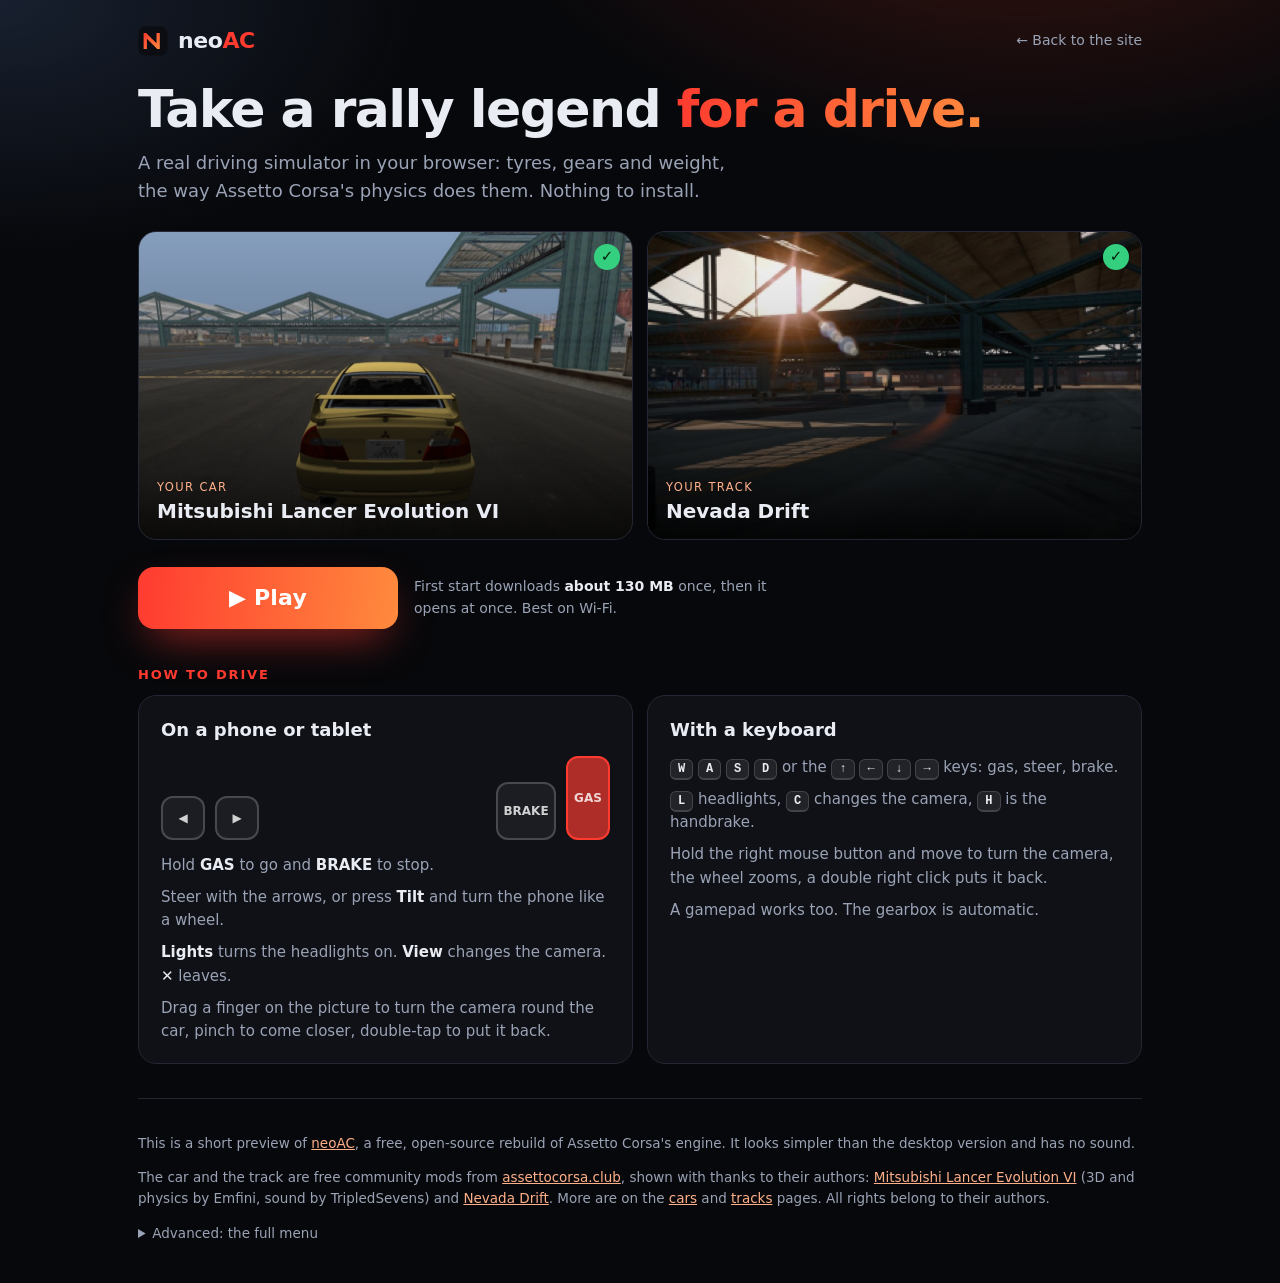
<file: site/demo/index.html>
<!doctype html>
<!-- SPDX-License-Identifier: GPL-3.0-or-later -->
<html lang="en">
<head>
<meta charset="utf-8">
<meta name="viewport" content="width=device-width,initial-scale=1,viewport-fit=cover">
<title>neoAC demo: drive in your browser</title>
<link rel="icon" href="../favicon.svg" type="image/svg+xml">
<style>
:root{--bg:#07080b;--panel:#0f1117;--line:#232734;--text:#e9ecf3;--mute:#9aa3b5;--accent:#ff3b30;--accent2:#ff8a3d;--ok:#35d07f}
*{box-sizing:border-box}
html,body{margin:0;min-height:100%;background:var(--bg);color:var(--text);font:16px/1.55 Inter,system-ui,-apple-system,sans-serif;-webkit-font-smoothing:antialiased}
body{background:radial-gradient(900px 480px at 80% -10%,#3a1410 0%,transparent 60%),radial-gradient(700px 420px at 0% 0%,#18202f 0%,transparent 60%),var(--bg)}
a{color:inherit}
.wrap{max-width:1040px;margin:0 auto;padding:20px max(18px,env(safe-area-inset-right)) 40px max(18px,env(safe-area-inset-left))}
header{display:flex;align-items:center;justify-content:space-between;gap:12px;padding:6px 0 26px}
.logo{display:flex;align-items:center;gap:10px;font:800 22px/1 system-ui,sans-serif;letter-spacing:-.02em;text-decoration:none}
.logo b{color:var(--accent)}.logo img{width:30px;height:30px;border-radius:8px}
.back{font-size:14px;color:var(--mute);text-decoration:none}.back:hover{color:var(--text)}
h1{font:800 clamp(30px,6vw,52px)/1.06 system-ui,sans-serif;letter-spacing:-.03em;margin:0 0 12px}
.grad{background:linear-gradient(95deg,var(--accent),var(--accent2));-webkit-background-clip:text;background-clip:text;color:transparent}
.lead{color:var(--mute);font-size:18px;max-width:600px;margin:0 0 26px}
.picks{display:grid;grid-template-columns:1fr 1fr;gap:14px;margin-bottom:22px}
.card{position:relative;border-radius:18px;overflow:hidden;border:1px solid var(--line);background:var(--panel);aspect-ratio:16/10;display:flex;align-items:flex-end}
.card img{position:absolute;inset:0;width:100%;height:100%;object-fit:cover}
.card::after{content:"";position:absolute;inset:0;background:linear-gradient(to top,#000d 0%,#0003 55%,transparent)}
.card .t{position:relative;z-index:1;padding:16px 18px}
.card small{display:block;font-size:11.5px;letter-spacing:.12em;text-transform:uppercase;color:#ffb089}
.card h3{margin:2px 0 0;font-size:20px;line-height:1.2}
.card .tick{position:absolute;z-index:1;top:12px;right:12px;width:26px;height:26px;border-radius:50%;background:var(--ok);display:grid;place-items:center;font-weight:800;color:#04210f;font-size:15px}
.go{display:flex;align-items:center;gap:16px;flex-wrap:wrap;margin-bottom:34px}
.play{display:inline-flex;align-items:center;justify-content:center;gap:12px;padding:20px 44px;border-radius:16px;font:800 22px/1 system-ui,sans-serif;letter-spacing:.01em;color:#fff;text-decoration:none;background:linear-gradient(95deg,var(--accent),var(--accent2));box-shadow:0 18px 44px -14px #ff3b30aa;transition:.15s;min-width:min(100%,260px)}
.play:hover{transform:translateY(-2px)}.play:active{transform:scale(.98)}
.size{color:var(--mute);font-size:14px;max-width:360px}
.size b{color:var(--text)}
h2{font:700 13px/1 system-ui,sans-serif;letter-spacing:.14em;text-transform:uppercase;color:var(--accent);margin:0 0 14px}
.how{display:grid;grid-template-columns:1fr 1fr;gap:14px;margin-bottom:34px}
.box{background:var(--panel);border:1px solid var(--line);border-radius:18px;padding:20px 22px}
.box h3{margin:0 0 12px;font-size:18px}
.pads{display:flex;gap:10px;align-items:flex-end;margin-bottom:14px}
.pad{border:2px solid #ffffff33;border-radius:12px;background:#ffffff0d;display:grid;place-items:center;font:700 12px system-ui;color:#ffffffcc}
.pad.s{width:44px;height:44px}.pad.g{width:44px;height:84px;background:#ff3b30aa;border-color:#ff3b30}.pad.b{width:60px;height:58px}
.sp{flex:1}
.box ul{margin:0;padding:0;list-style:none;display:grid;gap:9px;color:var(--mute);font-size:15px}
.box li b{color:var(--text)}
kbd{font:600 12px ui-monospace,monospace;background:#ffffff14;border:1px solid #ffffff26;border-bottom-width:2px;border-radius:6px;padding:2px 7px;color:var(--text)}
.rotate{display:none;margin:0 0 18px;padding:12px 16px;border-radius:12px;background:#ff8a3d1f;border:1px solid #ff8a3d55;color:#ffcfa8;font-size:14.5px}
.credit{color:var(--mute);font-size:13.5px;border-top:1px solid var(--line);padding-top:20px}
.credit a{color:#ffb089}
details{margin-top:10px}summary{cursor:pointer;color:var(--mute);font-size:13.5px}
@media(max-width:760px){.picks,.how{grid-template-columns:1fr}.card{aspect-ratio:16/8}.play{width:100%}}
@media(pointer:coarse) and (orientation:portrait){.rotate{display:block}}
</style>
</head>
<body>
<div class="wrap">
  <header>
    <a class="logo" href="../"><img src="../favicon.svg" alt=""><span>neo<b>AC</b></span></a>
    <a class="back" href="../">← Back to the site</a>
  </header>

  <h1>Take a rally legend <span class="grad">for a drive.</span></h1>
  <p class="lead">A real driving simulator in your browser: tyres, gears and weight, the way Assetto Corsa's physics does them. Nothing to install.</p>

  <div class="rotate">📱 Turn your phone sideways to drive.</div>

  <div class="picks">
    <div class="card"><img src="img/car.jpg" alt="Mitsubishi Lancer Evolution VI"><span class="tick">✓</span><div class="t"><small>Your car</small><h3>Mitsubishi Lancer Evolution VI</h3></div></div>
    <div class="card"><img src="img/track.jpg" alt="Nevada Drift"><span class="tick">✓</span><div class="t"><small>Your track</small><h3>Nevada Drift</h3></div></div>
  </div>

  <div class="go">
    <a class="play" id="play" href="play.html?car=tw_mitsubishi_evo6_tme&amp;track=nevadadrift&amp;go=1">▶ Play</a>
    <p class="size">First start downloads <b>about 130 MB</b> once, then it opens at once. Best on Wi‑Fi.</p>
  </div>

  <h2>How to drive</h2>
  <div class="how">
    <div class="box">
      <h3>On a phone or tablet</h3>
      <div class="pads"><div class="pad s">◀</div><div class="pad s">▶</div><div class="sp"></div><div class="pad b">BRAKE</div><div class="pad g">GAS</div></div>
      <ul>
        <li>Hold <b>GAS</b> to go and <b>BRAKE</b> to stop.</li>
        <li>Steer with the arrows, or press <b>Tilt</b> and turn the phone like a wheel.</li>
        <li><b>Lights</b> turns the headlights on. <b>View</b> changes the camera. <b>✕</b> leaves.</li>
        <li>Drag a finger on the picture to turn the camera round the car, pinch to come closer, double-tap to put it back.</li>
      </ul>
    </div>
    <div class="box">
      <h3>With a keyboard</h3>
      <ul>
        <li><kbd>W</kbd> <kbd>A</kbd> <kbd>S</kbd> <kbd>D</kbd> or the <kbd>↑</kbd> <kbd>←</kbd> <kbd>↓</kbd> <kbd>→</kbd> keys: gas, steer, brake.</li>
        <li><kbd>L</kbd> headlights, <kbd>C</kbd> changes the camera, <kbd>H</kbd> is the handbrake.</li>
        <li>Hold the right mouse button and move to turn the camera, the wheel zooms, a double right click puts it back.</li>
        <li>A gamepad works too. The gearbox is automatic.</li>
      </ul>
    </div>
  </div>

  <div class="credit">
    <p>This is a short preview of <a href="../">neoAC</a>, a free, open-source rebuild of Assetto Corsa's engine. It looks simpler than the desktop version and has no sound.</p>
    <p>The car and the track are free community mods from <a href="https://assettocorsa.club/">assettocorsa.club</a>, shown with thanks to their authors:
      <a href="https://assettocorsa.club/mods/auto/mitsubishi-lancer-evolution-vi.html">Mitsubishi Lancer Evolution VI</a> (3D and physics by Emfini, sound by TripledSevens) and
      <a href="https://assettocorsa.club/mods/tracks/nevada-drift.html">Nevada Drift</a>.
      More are on the <a href="https://assettocorsa.club/mods/auto/">cars</a> and <a href="https://assettocorsa.club/mods/tracks/index.html">tracks</a> pages. All rights belong to their authors.</p>
    <details><summary>Advanced: the full menu</summary>
      <p><a href="play.html?simple=0">Open the full browser launcher</a> (for testing; it has every setting and is not simple).</p>
    </details>
  </div>
</div>
</body>
</html>
</file>
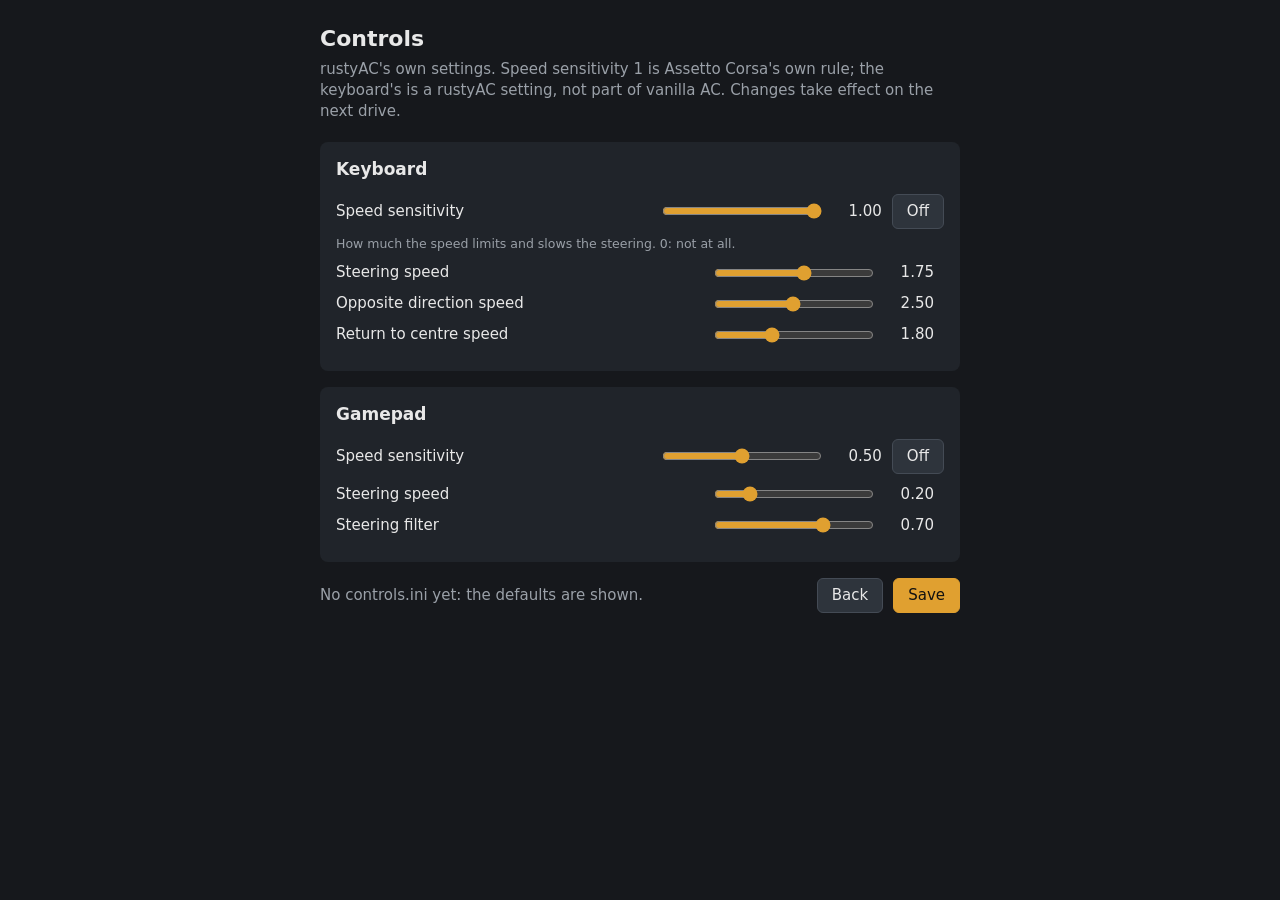
<file: crates/rustyac-launcher/src/controls.html>
<!doctype html>
<!-- SPDX-License-Identifier: GPL-3.0-or-later -->
<!-- rustyAC's own controls page (not the launcher's): the steering's speed sensitivity and the
     steering keys' speeds, saved to the launcher's cfg\controls.ini for the next drive.
     The desktop launcher shows it for the theme's controls button; the browser's too. -->
<html lang="en">
<head>
<meta charset="utf-8">
<meta name="viewport" content="width=device-width, initial-scale=1">
<title>rustyAC controls</title>
<style>
  :root { --bg: #16181c; --panel: #20242a; --text: #e8e8e8; --dim: #9aa0a8; --accent: #e0a030; }
  body { margin: 0; background: var(--bg); color: var(--text); font: 15px/1.4 system-ui, sans-serif; }
  main { max-width: 640px; margin: 0 auto; padding: 24px 16px; }
  h1 { font-size: 22px; margin: 0 0 4px; }
  p.note { color: var(--dim); margin: 0 0 20px; }
  section { background: var(--panel); border-radius: 8px; padding: 16px; margin-bottom: 16px; }
  h2 { font-size: 17px; margin: 0 0 12px; }
  .row { display: grid; grid-template-columns: 1fr 160px 52px auto; gap: 10px; align-items: center; margin: 10px 0; }
  .row label { color: var(--text); }
  .row output { text-align: right; font-variant-numeric: tabular-nums; }
  input[type=range] { width: 100%; accent-color: var(--accent); }
  button { background: #2e343c; color: var(--text); border: 1px solid #444b55; border-radius: 6px; padding: 6px 14px; font: inherit; cursor: pointer; }
  button:hover, button:focus-visible { border-color: var(--accent); }
  button.primary { background: var(--accent); color: #111; border-color: var(--accent); }
  .bar { display: flex; gap: 10px; justify-content: flex-end; align-items: center; }
  #status { color: var(--dim); margin-right: auto; }
  small { color: var(--dim); display: block; margin-top: -4px; }
</style>
</head>
<body>
<main>
  <h1>Controls</h1>
  <p class="note">rustyAC's own settings. Speed sensitivity 1 is Assetto Corsa's own rule; the keyboard's is a rustyAC setting, not part of vanilla AC. Changes take effect on the next drive.</p>
  <section>
    <h2>Keyboard</h2>
    <div class="row" data-key="KEYBOARD/RUSTYAC_SPEED_SENSITIVITY" data-min="0" data-max="1" data-step="0.01" data-default="1" data-off>
      <label>Speed sensitivity</label></div>
    <small>How much the speed limits and slows the steering. 0: not at all.</small>
    <div class="row" data-key="KEYBOARD/STEERING_SPEED" data-min="0.1" data-max="3" data-step="0.05" data-default="1.75"><label>Steering speed</label></div>
    <div class="row" data-key="KEYBOARD/STEERING_OPPOSITE_DIRECTION_SPEED" data-min="0.1" data-max="5" data-step="0.05" data-default="2.5"><label>Opposite direction speed</label></div>
    <div class="row" data-key="KEYBOARD/STEER_RESET_SPEED" data-min="0.1" data-max="5" data-step="0.05" data-default="1.8"><label>Return to centre speed</label></div>
  </section>
  <section>
    <h2>Gamepad</h2>
    <div class="row" data-key="X360/SPEED_SENSITIVITY" data-min="0" data-max="1" data-step="0.01" data-default="0.5" data-off>
      <label>Speed sensitivity</label></div>
    <div class="row" data-key="X360/STEER_SPEED" data-min="0.01" data-max="1" data-step="0.01" data-default="0.2"><label>Steering speed</label></div>
    <div class="row" data-key="X360/STEER_FILTER" data-min="0" data-max="1" data-step="0.01" data-default="0.7"><label>Steering filter</label></div>
  </section>
  <div class="bar">
    <span id="status" role="status"></span>
    <button id="back">Back</button>
    <button id="save" class="primary">Save</button>
  </div>
</main>
<script>
// the launcher's bridge: on desktop http://ac/... reaches it, the browser page sets its own
const bridge = window.rustyacBridge || (path => fetch('http://ac/' + path, { method: 'POST' }).then(r => r.text()));
const rows = [...document.querySelectorAll('.row')];
const status = text => { document.getElementById('status').textContent = text; };

for (const row of rows) {
  const id = row.dataset.key.replace('/', '_');
  const input = Object.assign(document.createElement('input'), { type: 'range', id, min: row.dataset.min, max: row.dataset.max, step: row.dataset.step, value: row.dataset.default });
  const out = document.createElement('output');
  row.querySelector('label').htmlFor = id;
  const show = () => { out.value = Number(input.value).toFixed(2); };
  input.addEventListener('input', show);
  row.append(input, out);
  if ('off' in row.dataset) {
    const off = Object.assign(document.createElement('button'), { textContent: 'Off', title: 'No speed effect: 0' });
    off.addEventListener('click', () => { input.value = 0; show(); });
    row.append(off);
  } else {
    row.append(document.createElement('span'));
  }
  row.input = input;
  row.show = show;
  show();
}

async function load() {
  try {
    const ini = JSON.parse(await bridge('getiniasjson/cfg/controls'));
    for (const row of rows) {
      const [section, key] = row.dataset.key.split('/');
      const value = parseFloat(ini?.[section]?.[key]);
      if (Number.isFinite(value)) { row.input.value = value; row.show(); }
    }
  } catch (e) {
    status('No controls.ini yet: the defaults are shown.');
  }
}

document.getElementById('save').addEventListener('click', async () => {
  const query = rows.map(row => {
    const [section, key] = row.dataset.key.split('/');
    return encodeURIComponent(`${section}[${key}]`) + '=' + encodeURIComponent(String(Number(row.input.value)));
  }).join('&');
  const answer = await bridge('savejsontoini/cfg/controls.ini?' + query).catch(() => '');
  status(answer.includes('"true"') ? 'Saved: the next drive uses it.' : 'Not saved.');
});
document.getElementById('back').addEventListener('click', () => bridge('home'));
load();
</script>
</body>
</html>
</file>
